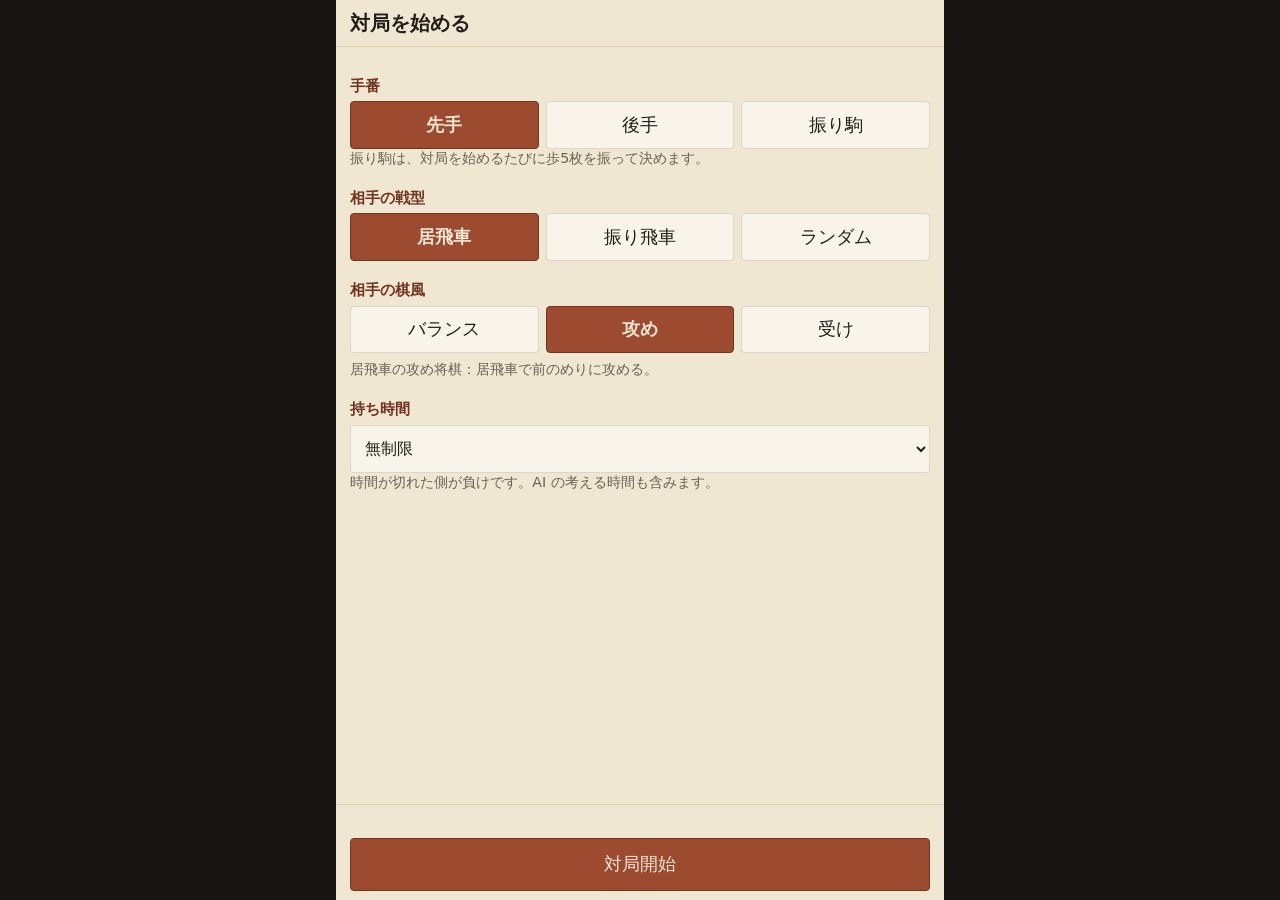
<file: web/index.html>
<!DOCTYPE html>
<html lang="ja">
<head>
  <meta charset="UTF-8">
  <meta name="viewport" content="width=device-width, initial-scale=1.0, maximum-scale=1.0, user-scalable=no, viewport-fit=cover">
  <title>Character Shogi AI</title>
  <link rel="stylesheet" href="./css/app.css">
  <link rel="stylesheet" href="./css/vendor-player-info.css">
  <link rel="stylesheet" href="./css/vendor-board.css">
</head>
<body>
  <div id="app-frame">
    <!-- 対戦相手の帯: 右上にキャラ（表情差分）。左は将来の吹き出し・メッセージ欄 -->
    <div id="stage-band" class="stage-band">
      <div class="stage-panel">
        <div id="status-line" class="status-line"></div>
        <div id="status-sub" class="status-sub"></div>
        <div class="stage-controls">
          <button id="btn-takeback" class="stage-btn" type="button" disabled>待った</button>
          <button id="btn-resign" class="stage-btn" type="button">投了</button>
          <button id="btn-new" class="stage-btn stage-btn--primary" type="button">新しい対局</button>
          <button id="btn-menu" class="stage-btn stage-btn--icon" type="button" aria-label="設定と対局ログ">⚙</button>
        </div>
      </div>
      <div id="character-slot" class="character-slot" data-expression="normal">
        <span class="character-slot-label"></span>
      </div>
    </div>
    <!-- 対戦相手: 名前・持ち駒・経過時間（右上） -->
    <div class="player-info player-info--opponent">
      <div class="player-info-box">
        <span id="opponent-label" class="player-label"></span>
        <span id="opponent-name" class="player-name"></span>
      </div>
      <div id="opponent-hand" class="hand-pieces-container"></div>
      <div id="opponent-clock" class="player-clock" aria-label="対戦相手の経過時間">00:00</div>
    </div>
    <div id="board" class="board-container"></div>
    <!-- 自分: 持ち駒・名前・経過時間（右下） -->
    <div class="player-info player-info--self">
      <div id="self-hand" class="hand-pieces-container"></div>
      <div class="player-info-box">
        <span id="self-label" class="player-label"></span>
        <span id="self-name" class="player-name"></span>
      </div>
      <div id="self-clock" class="player-clock" aria-label="自分の経過時間">00:00</div>
    </div>
  </div>
  <script type="module" src="./js/main.js"></script>
</body>
</html>
</file>
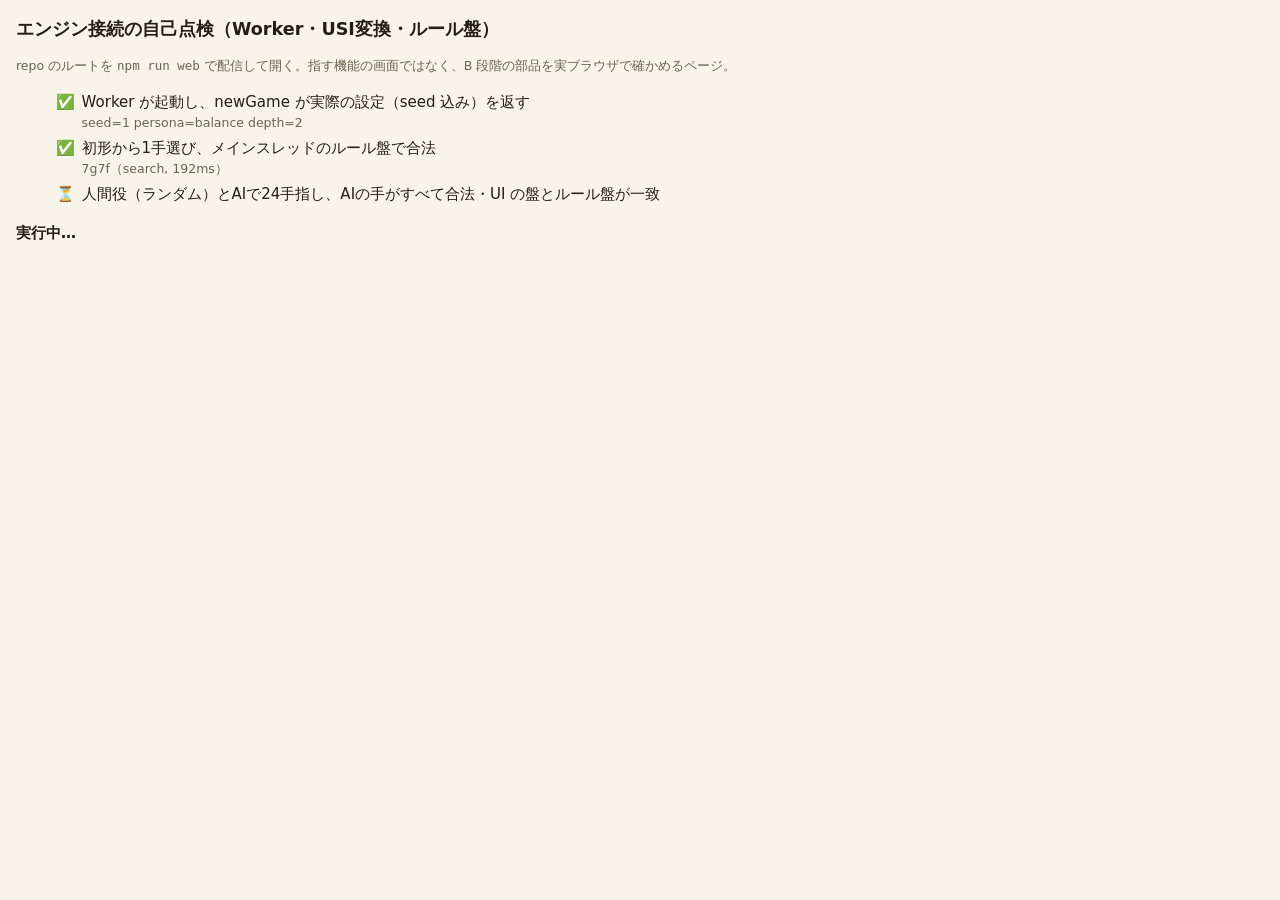
<file: web/dev/engine-check.html>
<!DOCTYPE html>
<html lang="ja">
<head>
  <meta charset="UTF-8">
  <meta name="viewport" content="width=device-width, initial-scale=1.0">
  <title>エンジン接続の自己点検</title>
  <style>
    body { font: 15px/1.5 system-ui, -apple-system, "Hiragino Sans", sans-serif; margin: 1rem; background: #f8f4e9; color: #231f18; }
    h1 { font-size: 1.1rem; }
    li { margin: .3rem 0; list-style: none; padding-left: 1.6rem; position: relative; }
    li::before { position: absolute; left: 0; }
    li.pass::before { content: "✅"; } li.fail::before { content: "❌"; } li.run::before { content: "⏳"; }
    small { color: #6b6252; display: block; }
    #summary { font-weight: 700; margin-top: 1rem; }
  </style>
</head>
<body>
  <h1>エンジン接続の自己点検（Worker・USI変換・ルール盤）</h1>
  <p><small>repo のルートを <code>npm run web</code> で配信して開く。指す機能の画面ではなく、B 段階の部品を実ブラウザで確かめるページ。</small></p>
  <ul id="list"></ul>
  <div id="summary">実行中…</div>
  <script type="module" src="../js/dev/engine-check.js"></script>
</body>
</html>
</file>
<file: web/css/app.css>
/* Character Shogi AI — web 版の外枠・独自部品（盤・持ち駒の見た目は vendor-*.css の流用） */
:root {
  /* 色は shogi-kifu-narabe css/style.css のデザイン変数（vendor-*.css が参照する） */
  --paper:        #efe7d2;
  --paper-deep:   #ddd0ac;
  --surface:      #f8f4e9;
  --surface-2:    #f0e9d6;
  --sumi:         #231f18;
  --sumi-soft:    #6b6252;
  --sumi-line:    rgba(35,31,24,0.14);
  --bengara:      #9c4a30;
  --bengara-deep: #723420;
  /* 対戦相手の帯（キャラ置き場）の高さ。layout.js が実測して盤の大きさを決める */
  --stage-h: clamp(5.5rem, 15dvh, 9rem);
}
* { margin: 0; padding: 0; box-sizing: border-box; -webkit-tap-highlight-color: transparent; }
html { font-size: clamp(14px, 3.6vmin + 4px, 19px); }
html, body { width: 100%; height: 100%; overflow: hidden; background: #1c1814; color: var(--sumi); font-family: system-ui, -apple-system, "Hiragino Sans", "Yu Gothic", sans-serif; }
body { display: flex; justify-content: center; touch-action: manipulation; -webkit-user-select: none; user-select: none; -webkit-touch-callout: none; }
#app-frame {
  width: 100%; max-width: 30rem; height: 100dvh; display: flex; flex-direction: column;
  padding-top: env(safe-area-inset-top, 0px); padding-bottom: env(safe-area-inset-bottom, 0px);
  background: var(--paper);
}
.stage-band { flex: 1 1 var(--stage-h); min-height: var(--stage-h); display: flex; justify-content: space-between; align-items: flex-end; padding: 0 0.5rem; background: linear-gradient(180deg, var(--paper-deep), var(--paper)); }
.stage-panel { flex: 1; min-width: 0; align-self: center; display: flex; flex-direction: column; gap: 0.25rem; padding-right: 0.5rem; }
.status-line { font-size: 1rem; font-weight: 700; line-height: 1.3; color: var(--sumi); overflow-wrap: anywhere; }
.status-line--alert { color: var(--bengara-deep); }
.status-sub { min-height: 1.1em; font-size: 0.75rem; line-height: 1.3; color: var(--sumi-soft); overflow-wrap: anywhere; }
.stage-controls { display: flex; flex-wrap: wrap; gap: 0.375rem; margin-top: 0.125rem; }
.stage-btn { min-height: 2.25rem; padding: 0 0.625rem; white-space: nowrap; font: inherit; font-size: 0.75rem; color: var(--sumi); background: var(--surface); border: 1px solid var(--sumi-line); border-radius: 4px; cursor: pointer; touch-action: manipulation; }
.stage-btn:active { background: var(--surface-2); }
.stage-btn[disabled] { opacity: 0.4; cursor: default; }
.stage-btn--primary { color: var(--paper); background: var(--bengara); border-color: var(--bengara-deep); }
.stage-btn--primary:active { background: var(--bengara-deep); }
.character-slot { flex: 0 0 auto; height: 100%; max-height: 16rem; aspect-ratio: 3 / 4; display: flex; align-items: center; justify-content: center; border: 1px dashed var(--sumi-line); border-radius: 6px; color: var(--sumi-soft); font-size: 0.75rem; background: rgba(255,255,255,0.35); }
.player-clock { flex: 0 0 auto; align-self: stretch; display: flex; align-items: center; margin-left: 0.25rem; padding: 0 0.5rem; font-variant-numeric: tabular-nums; font-weight: 700; font-size: 1.125rem; color: var(--paper); background: var(--sumi); border-radius: 4px; }
/* 盤は幅で頭打ちのとき、余った高さはキャラ帯が受ける（盤を縦に引き伸ばさない） */
#board.board-container { flex: 0 0 auto; }

/* 手番の側の時計を強調する */
.player-clock { transition: background-color 0.15s, opacity 0.15s; opacity: 0.55; }
.player-clock--active { opacity: 1; background: var(--bengara-deep); }

/* 動ける先の印（盤の上に重ねる。タップは盤が受ける） */
.target-marks-layer { position: absolute; inset: 0; pointer-events: none; }
.target-mark { position: absolute; display: flex; align-items: center; justify-content: center; pointer-events: none; }
.target-mark--move::after { content: ""; width: 28%; height: 28%; border-radius: 50%; background: rgba(156, 74, 48, 0.55); }
.target-mark--capture::after { content: ""; width: 86%; height: 86%; border-radius: 50%; border: 0.22rem solid rgba(156, 74, 48, 0.7); box-sizing: border-box; }

/* 成り選択ポップアップ（流用元 css/style.css の .nari-popup* を、この repo のデザイン変数で作り直したもの） */
.nari-popup-overlay { position: fixed; inset: 0; display: flex; justify-content: center; align-items: center; z-index: 500; background: rgba(20, 20, 20, 0.45); -webkit-backdrop-filter: blur(2px); backdrop-filter: blur(2px); }
.nari-popup { display: flex; gap: 1rem; padding: 1.25rem; border-radius: 4px; background: var(--surface); box-shadow: 0 16px 48px rgba(40, 30, 15, 0.3); }
.nari-popup-btn { position: relative; display: flex; justify-content: center; align-items: center; width: 6.25rem; height: 8.75rem; overflow: hidden; border: 1px solid var(--paper-deep); border-radius: 4px; background: var(--surface); cursor: pointer; touch-action: manipulation; transition: background-color 0.15s; }
.nari-popup-btn:active { background: var(--surface-2); }
.nari-popup-btn--promote { border-color: var(--bengara); }

/* 設定・ログのシート（全画面） */
.sheet-overlay { position: fixed; inset: 0; z-index: 600; display: flex; justify-content: center; background: rgba(20, 20, 20, 0.45); }
.sheet-overlay[hidden] { display: none; }
.sheet { width: 100%; max-width: 32rem; height: 100%; display: flex; flex-direction: column; background: var(--paper); padding-top: env(safe-area-inset-top, 0px); }
.sheet-head { display: flex; align-items: center; justify-content: space-between; gap: 0.5rem; padding: 0.5rem 0.75rem; border-bottom: 1px solid var(--paper-deep); }
.sheet-tabs { display: flex; gap: 0.25rem; }
.sheet-tab { min-height: 2.25rem; padding: 0 0.875rem; font: inherit; font-size: 0.9375rem; color: var(--sumi-soft); background: transparent; border: 0; border-bottom: 2px solid transparent; cursor: pointer; touch-action: manipulation; }
.sheet-tab--on { color: var(--sumi); font-weight: 700; border-bottom-color: var(--bengara); }
.sheet-body { flex: 1; min-height: 0; overflow-y: auto; -webkit-overflow-scrolling: touch; padding: 0.5rem 0.75rem 1rem; user-select: text; -webkit-user-select: text; }
.sheet-pane[hidden] { display: none; }
.sheet-group { margin: 1rem 0 0.25rem; font-size: 0.8125rem; font-weight: 700; color: var(--bengara-deep); }
.sheet-row { display: flex; flex-direction: column; gap: 0.25rem; padding: 0.375rem 0; }
.sheet-label { font-size: 0.8125rem; color: var(--sumi); }
.sheet-input { width: 100%; min-height: 2.5rem; padding: 0.25rem 0.5rem; font: inherit; font-size: 16px; color: var(--sumi); background: var(--surface); border: 1px solid var(--sumi-line); border-radius: 4px; box-sizing: border-box; }
.sheet-hint { font-size: 0.75rem; color: var(--sumi-soft); line-height: 1.4; }
.sheet-note { margin: 0.75rem 0; font-size: 0.75rem; line-height: 1.5; color: var(--sumi-soft); }
.sheet-foot { display: flex; flex-direction: column; gap: 0.375rem; padding: 0.5rem 0.75rem calc(0.5rem + env(safe-area-inset-bottom, 0px)); border-top: 1px solid var(--paper-deep); background: var(--paper); }
.sheet-foot[hidden] { display: none; }
.sheet-error { min-height: 1.1em; font-size: 0.8125rem; line-height: 1.4; color: var(--bengara-deep); }
.sheet-apply { min-height: 2.75rem; font-size: 0.9375rem; }
.sheet-log-top { display: flex; align-items: center; justify-content: space-between; gap: 0.5rem; }
.sheet-log { margin: 0.5rem 0; padding: 0.625rem 0.75rem; background: var(--surface); border: 1px solid var(--paper-deep); border-radius: 4px; }
.sheet-log-title { font-size: 0.875rem; font-weight: 700; color: var(--sumi); }
.sheet-log-detail { margin-top: 0.125rem; font-size: 0.8125rem; color: var(--sumi-soft); }
.sheet-log-actions { display: flex; flex-wrap: wrap; gap: 0.375rem; margin-top: 0.5rem; }
.stage-btn--icon { padding: 0 0.5rem; font-size: 1rem; }

/* 開始画面・2択ダイアログ・待ったボタン */
.start-overlay { z-index: 650; }
.start-title { font-size: 1.0625rem; font-weight: 700; color: var(--sumi); }
.seg { display: flex; gap: 0.375rem; }
.seg-btn { flex: 1 1 0; min-height: 2.5rem; padding: 0 0.5rem; font: inherit; font-size: 0.9375rem; color: var(--sumi); background: var(--surface); border: 1px solid var(--sumi-line); border-radius: 4px; cursor: pointer; touch-action: manipulation; }
.seg-btn--on { color: var(--paper); background: var(--bengara); border-color: var(--bengara-deep); font-weight: 700; }
.start-persona { margin: 0.375rem 0 0; }
.start-custom[hidden] { display: none; }
.dialog-overlay { position: fixed; inset: 0; z-index: 700; display: flex; justify-content: center; align-items: center; padding: 1rem; background: rgba(20, 20, 20, 0.45); }
.dialog { width: 100%; max-width: 20rem; padding: 1rem; background: var(--paper); border-radius: 6px; box-shadow: 0 4px 16px rgba(0, 0, 0, 0.3); }
.dialog-message { margin: 0 0 1rem; font-size: 1rem; line-height: 1.5; color: var(--sumi); }
.dialog-actions { display: flex; flex-direction: column; gap: 0.5rem; }
.dialog-actions .stage-btn { min-height: 2.75rem; font-size: 0.9375rem; }
.player-clock--low { color: #ffd6d0; }
</file>
<file: web/css/vendor-player-info.css>
/* ③⑤ プレイヤー情報・持ち駒
   出典: shogi-kifu-narabe css/style.css 328〜533行（無改変の切り出し。差分管理は web/VENDOR.md） */
/* ---------- ③⑤プレイヤー情報 ---------- */
/* 名前＋持ち駒を一枚の駒台として扱う。
   修正（player-info高さ根本対応・cqw近似の廃止）:
   旧方式は「18cqw - 1.6875rem」のように、コンテナの"横幅"から駒台の高さを
   逆算するclamp式だった。これはiPhone/iPad miniのように盤が横幅で頭打ちになる
   画面では駒サイズとおおむね連動したが、iPad Proのように画面に余裕があり、
   盤が"縦（高さ）"側の制約で頭打ちになる画面では、横幅だけがまだ余っているため
   cqwが過大な値を返し、駒台がclamp上限に張り付いて分厚くなりすぎ、盤を圧迫していた
   （幅が同程度でも高さ律速か幅律速かで必要な駒台高さが変わるため、横幅だけを見る
   近似はどの上限値を選んでも縦横比次第でどこかの端末で破綻する）。
   そこで近似をやめ、main.js renderAll()が盤の実描画結果から算出する
   squareSize.height（駒1個の実ピクセル高さ、asset-fit.js getSquareSizePx）を
   そのつどCSS変数 --piece-h に反映し、駒台の高さはこの実測値から直接計算する。
   盤が幅・高さどちらの制約で頭打ちになっていても、--piece-hは常に「今実際に
   描画されている駒のサイズ」なので、駒台は駒がちょうど収まる最小限の高さになり、
   余った分は必ず盤の取り分に回る。
   修正（駒台の余白詰め・新規要望）: バッファ値は元々0.4375rem(7px @16pxフォント基準)
   だったが、実機（iPhone14/iPad mini）で駒台の見た目の余白が目立つとの指摘を受け、
   0.1875rem(3px @16pxフォント基準)まで詰めた。
   このバッファの当初の狙いは「盤上の座標ラベル（筋番号1〜9）との被り回避」だったが、
   実際にはその被り回避は.board-containerのpadding-top（座標ラベル専用の余白。
   下記.board-container参照）だけで完結しており、このバッファとは独立している。
   そのためここを詰めても座標ラベルとの被りは再発しない。詰めた後も駒台自体の
   見た目のゆとり（駒の角が枠線に接触して窮屈に見えるのを防ぐ最小限の呼吸代）
   として0.1875rem分は残す。
   端末間で変えない固定値である点は変わらない（--piece-h自体が実測連動のため、
   固定バッファのままで各端末に追従する）。
   子要素（.player-info-box / .hand-piece）は縦中央寄せのまま。
   親だけ伸ばし、名前欄・持ち駒の横幅・並びは変えない。 */
:root {
  --player-info-buffer: 0.1875rem;
}

.player-info {
  height: calc(var(--piece-h, 36px) + var(--player-info-buffer));
  min-height: 2.25rem;
  margin: 0.125rem 0.5rem;
  display: flex;
  align-items: center;
  padding: 0;
  flex-shrink: 0;
  gap: 0;
  border: 1px solid var(--sumi-line);
  border-radius: 4px;
  background: var(--surface);
  box-shadow: inset 0 1px 2px rgba(60,45,20,0.06);
  overflow: hidden;
}


.player-info--opponent {
  justify-content: flex-start;
}

.player-info--self {
  justify-content: flex-end;
}

/* 名前欄は固定幅ボックス化する。
   根拠：持ち駒を7種（歩香桂銀金角飛）すべて持った状態でもレイアウトが破綻しない
   幅を確保する必要がある。基準幅390px時の盤マス約39px角×7種で
   持ち駒欄は最大約275px必要なため、残りを名前欄に割り当てる。
   幅は clamp(5.375rem, 22vw, 7.5rem) の相対指定とし、狭幅でも持ち駒7種が潰れない。
   player-info.js側でこの幅に文字が収まるかを実測し、
   収まらない場合のみフォントサイズを段階的に縮小する。省略記号での切り捨ては
   行わない）。 */
.player-info-box {
  flex-shrink: 0;
  width: clamp(5.375rem, 22vw, 7.5rem);
  /* 修正（player-info高さ根本対応）: 親(.player-info)と同じ実測値ベースの式で
     連動させる。height:100%だけだと親のborder(1px×2)の影響で実寸がズレるため、
     親から2px（border分）を引いた式を明示して上下限を一致させる。
     中身は縦中央寄せのまま。
     修正（駒台の余白詰め・新規要望）: バッファを--player-info-buffer変数に統一。
     親.player-infoと必ず同じ値を使うことで上下限を一致させ続ける。 */
  height: calc(var(--piece-h, 36px) + var(--player-info-buffer) - 2px);
  min-height: 0;
  display: flex;
  flex-direction: column;
  align-items: center;
  justify-content: center;
  gap: 0.0625rem;
  padding: 0.125rem 0.25rem;
  border-radius: 4px;
  background: linear-gradient(180deg, var(--surface) 0%, var(--surface-2) 100%);
  border: 1px solid var(--paper-deep);
  box-shadow: 0 1px 2px rgba(0, 0, 0, 0.08);
  /* 対局者名を長押しすると、iOS標準の「コピー」テキスト選択メニューが立ち上がって
     しまう。コピーできても意味のあるデータではなく、UIの見た目を崩すだけの誤操作
     要因なので、盤・駒画像と同じ組み合わせ（user-select系＋-webkit-touch-callout:none）
     で確実に止める。 */
  user-select: none;
  -webkit-user-select: none;
  -webkit-touch-callout: none;
}

.player-label {
  /* 【不具合修正】画面幅が広がるほど文字が相対的に小さく見える問題への対応。
     .player-info-boxの幅は clamp(5.375rem, 22vw, 7.5rem) で画面幅に連動して
     広がるが、font-sizeが0.625remの固定値だったため、ボックスが広がる
     iPad miniのような大画面ほど、箱に対して文字が小さく見えていた。
     ボックス幅と同じ拡大率（5.375rem→7.5remは1.395倍）で文字サイズも
     広がるようclamp()化し、ボックスとほぼ同じ画面幅（約545px）で
     双方が上限に達するよう揃える。 */
  font-size: clamp(0.625rem, 2.558vw, 0.8721rem);
  line-height: 1.2;
  color: var(--bengara);
  font-weight: 600;
  letter-spacing: 0.02em;
  white-space: nowrap;
  /* 【不具合修正】親(.player-info-box)はflexboxのため、指定が無いと
     子要素は中身の幅をそのまま確保しようとし、labelEl.clientWidthが
     「実際に使える幅」ではなく「中身に必要な幅」を返してしまい、
     player-info.js側の縮小判定（scrollWidth <= clientWidth）が
     常にtrueになって機能しなくなる。.player-nameと同じく、
     親の幅で頭打ちにする指定が必要。 */
  max-width: 100%;
  overflow: hidden;
}

.player-label:empty {
  display: none;
}

/* 「先手/後手」部分。常に等倍を確保し、フォントサイズは一切操作しない
   （player-info.js側もこの前提で実装している）。 */
.player-label-side {
  white-space: nowrap;
}

/* 段級位部分。縮小対象。「先手/後手」の可読性を優先するため、
   色をsumi（本文の黒系）にして、赤系のsideラベルと視覚的に区別する
   （縮小されて読みにくくなりがちな段級位を、色でも見分けやすくする）。 */
.player-label-rank {
  display: inline-block;
  color: var(--sumi);
  white-space: nowrap;
}

.player-name {
  /* 【不具合修正】.player-labelと同じ理由・同じ考え方で、.player-info-box
     の幅拡大率(1.395倍)に合わせてclamp()化した。
     player-info.js側の縮小ロジック(PLAYER_NAME_FONT_SIZES)はem単位の
     相対倍率で動作するため、この基本フォントサイズが変わっても
     そのまま正しく機能する。 */
  font-size: clamp(0.875rem, 3.581vw, 1.2209rem);
  line-height: 1.25;
  color: var(--sumi);
  font-weight: 600;
  white-space: nowrap;
  max-width: 100%;
  overflow: hidden;
  text-overflow: clip;
}

.hand-pieces-container {
  flex: 1;
  display: flex;
  /* 持ち駒欄も player-info-box と同様、長押しでコピーメニューが立ち上がる誤操作を防ぐ。
     駒画像自体は既に個別にこの指定を持つが、余白部分（駒の無い枠内）を長押しした
     場合にも同じ挙動になるよう、コンテナ側にも指定しておく。 */
  user-select: none;
  -webkit-user-select: none;
  -webkit-touch-callout: none;
}

.hand-pieces {
  display: flex;
}

.hand-pieces--right {
  justify-content: flex-end;
}

.hand-pieces--left {
  justify-content: flex-start;
}

.hand-piece {
  position: relative;
  /* 持ち駒の背景は透明にし、駒画像の透過を活かす（選択時の背景は残す） */
  background-color: transparent;
  border-radius: 4px;
  cursor: pointer;
  flex-shrink: 0;
  /* 持ち駒タップ時もダブルタップズーム等のジェスチャーを抑止する */
  touch-action: manipulation;
}

.hand-piece--selected {
  background-color: rgba(156,74,48,0.14);
  box-shadow: 0 0 0 2px var(--bengara);
}

.hand-piece-count {
  position: absolute;
  bottom: 0.0625rem;
  right: 0.125rem;
  font-size: 0.6875rem;
  color: var(--surface);
  background-color: rgba(0, 0, 0, 0.7);
  padding: 0 0.1875rem;
  border-radius: 4px;
  pointer-events: none;
}
</file>
<file: web/css/vendor-board.css>
/* ④ 盤面
   出典: shogi-kifu-narabe css/style.css 534〜705行（無改変の切り出し。差分管理は web/VENDOR.md） */
/* ---------- ④盤面 ---------- */
.board-container {
  display: flex;
  justify-content: center;
  align-items: center;
  position: relative;
  /* contain設計の伸縮役。ヘッダー/バー/駒台/下部は固定高さのため、
     縦不足時はここが縮んでスクロールを出さない。 */
  flex: 1 1 auto;
  min-height: 0;
  min-width: 0;
  overflow: hidden;
  /* 上に筋の座標（数字）、右に段の座標（漢数字）を出すための最小限の余白。
     修正（レイアウト調整）: 盤の表示面積を優先し、必要最小限まで詰める。
     修正（筋番号ラベルの上半分が切れる不具合対応）: padding-topが
     ラベルのfont-size（0.625rem）とほぼ同じ値だったため、ラベル文字を
     この領域の中央に配置しても、文字の実際の描画高さ（line-height等を
     含む）がわずかにpadding-topをはみ出し、overflow:hiddenで上半分が
     切れる余地が残っていた。0.625rem→0.875remに増やし、文字がはみ出さない
     余裕を持たせる（board-view.js renderCoordinates()のfileLabelTop計算と
     セットで、padding-topの実測値を使うためここを変えれば自動で追従する）。 */
  padding: 0.875rem 0.875rem 0.1875rem 0.25rem;
  touch-action: manipulation;
}

.board-wrap {
  /* 盤画像と同じ矩形を持つラッパー。pieces-layer / coordinate-label はこの要素の
     top:0,left:0,width:100%,height:100% を基準にするため、常に盤画像の実位置と一致する。
     asset-fit.jsのclientWidth基準計算はこの実表示サイズをそのまま使う。

     修正（盤サイズ根本対応・aspect-ratio依存の廃止）: 従来はwidth:100%+
     aspect-ratio+max-height:100%の組み合わせをブラウザに計算させていたが、
     .board-containerが横長（縦に対して幅が余る）領域になった場合に、
     この要素自体の枠サイズ（＝boardImageEl.clientWidthとして駒配置計算が
     参照する値）と、object-fit:containで実際に縮小表示される絵の見た目が
     食い違い、駒が盤の絵の外側にはみ出す不具合があった。
     そのため幅・高さは固定値をここでは指定せず、board-view.jsの
     syncBoardWrapSize()がrenderBoard()のたびに.board-containerの実測
     clientWidth/clientHeightから「アスペクト比を保って収まる最大サイズ」を
     計算し、style.width/style.heightとして直接px指定する
     （このブロックにwidth/height/aspect-ratio/max-width/max-heightを
     置かないこと。JS側のpx指定と二重に効くと優先順位でどちらが勝つか
     不明瞭になり、同じ種類のズレを再発させる恐れがある）。 */
  position: relative;
  display: block;
  margin: auto;
}

.board-image {
  /* 元画像(878x960)のアスペクト比を保つ。board-layout.jsonの margin_ratio / cell_ratio は
     このアスペクト比のまま表示される前提で実測されているため、正方形に固定したり
     object-fit: cover でクロップしたりすると、マス目の実測比率と実際の表示がズレる。 */
  width: 100%;
  height: 100%;
  object-fit: contain;
  display: block;
  max-height: 100%;
  user-select: none;
  -webkit-user-select: none;
  /* 修正②: iOS Safariで長押しすると出る「画像を保存」等のコールアウトメニューを抑制する。
     user-select:noneだけでは防げず、-webkit-touch-calloutの指定が必要。 */
  -webkit-touch-callout: none;
}

.pieces-layer {
  position: absolute;
  top: 0;
  left: 0;
  width: 100%;
  height: 100%;
  pointer-events: none;
  /* 修正②: 駒素材も配布素材のため、盤画像と同様に長押し保存を抑制する（念のための統一対応） */
  user-select: none;
  -webkit-user-select: none;
  -webkit-touch-callout: none;
}

/* テクスチャ盤（画像に線が焼き込まれていない盤）用の格子線・星オーバーレイ。
   board-image の直後に挿入され、pieces-layer / square-highlights-layer より
   下に敷かれる（駒・ハイライトが線の上に来る）。 */
.grid-overlay-layer {
  position: absolute;
  top: 0;
  left: 0;
  width: 100%;
  height: 100%;
  pointer-events: none;
}

.board-piece {
  position: absolute;
  cursor: pointer;
  pointer-events: auto;
  display: flex;
  align-items: center;
  justify-content: center;
  background-color: transparent;
  user-select: none;
  -webkit-user-select: none;
  -webkit-touch-callout: none;
}

/* 修正③（新規要望）: 選択中マスは「直前に動いた駒の移動元」と同系色（淡い白）とし、
   下記 selected-blink アニメーションで点滅させる。
   以前は赤系の固定背景、その後さらに黄系点滅（.board-piece--last-move）と誤って
   同じキーフレームを共有していた時期があったが、白系に統一する方針を明確にし、
   専用のキーフレーム（selected-blink）に分離した。
   なお .board-piece--last-move（直前に動いた駒の黄色点滅）自体は廃止済み。
   移動先マスの表現は placeSquareHighlights() が描く静的な背景ハイライト
   （.board-square-highlight--to、濃い淡い白）に一本化している。 */
.board-piece--selected {
  animation: selected-blink 1.4s ease-in-out infinite;
  border-radius: 4px;
}

@keyframes selected-blink {
  0%, 100% {
    background-color: rgba(255, 255, 255, 0.08);
  }
  50% {
    background-color: rgba(255, 255, 255, 0.45);
  }
}

/* 修正③（新規要望）: 直前に指した手の「移動元マス」「移動先マス（現在位置）」の
   ハイライト。移動元は空マスになっていることが多いため、駒要素とは別に
   マス背景専用のレイヤー要素（.board-square-highlight）として描画する
   （js/ui/board-view.js placeSquareHighlights() 参照）。
   移動元＝淡い白、移動先（現在位置）＝それよりやや濃い淡い白、で明確に区別する。
   静的な背景色のみでアニメーションは付けない（動く点滅は選択中/直前手駒側に譲る）。 */
.board-square-highlight {
  position: absolute;
  pointer-events: none;
  border-radius: 4px;
}

.board-square-highlight--from {
  background-color: rgba(255, 255, 255, 0.28);
}

.board-square-highlight--to {
  background-color: rgba(255, 255, 255, 0.48);
}

.board-piece img {
  pointer-events: none;
}

.coordinate-label {
  position: absolute;
  font-size: 0.625rem;
  color: var(--sumi);
  transform: translate(-50%, -50%);
  pointer-events: none;
  /* 修正⑨（新規要望）: 盤の周囲の筋・段の数字もコピー可能な状態だったため抑止する。
     コピーできるメリットはない一方、長押しでテキスト選択されると操作の邪魔になる。
     盤・駒と同じ3種（user-select系＋-webkit-touch-callout:none）で確実に止める。
     pointer-events:none はタップを盤に素通しするための指定で、本指定とは別目的。 */
  user-select: none;
  -webkit-user-select: none;
  -webkit-touch-callout: none;
  z-index: 10;
}

.coordinate-label--file {
  top: 0;
}

.coordinate-label--rank {
  left: 100%;
}
</file>
